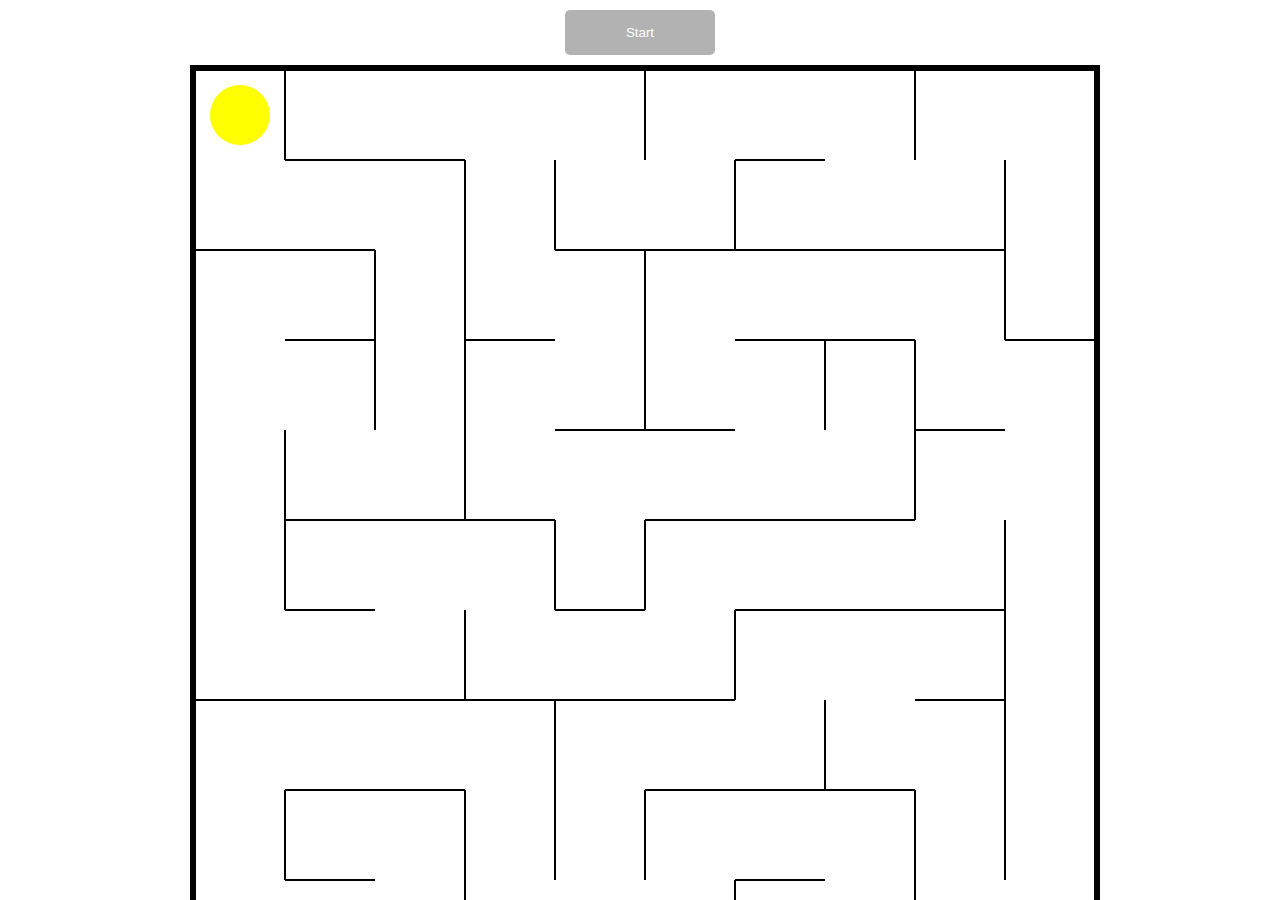
<file: index.html>
<html lang="en">

<head>
  <meta name="viewport" content="width=device-width, initial-scale=1">
  <meta charset="utf-8">
  <link rel="stylesheet" href="style.css">
</head>

<body>
  <!-- <div id="gradient"></div> -->
  <div id="page">
    <div id="Message-Container">
      <div id="message">
        <h1>Congratulations!</h1>
        <p>You are done.</p>
        <p id="moves"></p>
        <input id="okBtn" type="button" onclick="toggleVisablity('Message-Container')" value="Cool!" />
      </div>

    </div>
    <div id="menu">
      <input id="startMazeBtn" type="button" onclick="makeMaze()" value="Start" />
    </div>

    <div id="mazeContainer">
      <canvas id="mazeCanvas" height="1100" width="1100"></canvas>
    </div>
  </div>

<script src="script.js"></script>
</body>

</html>
</file>
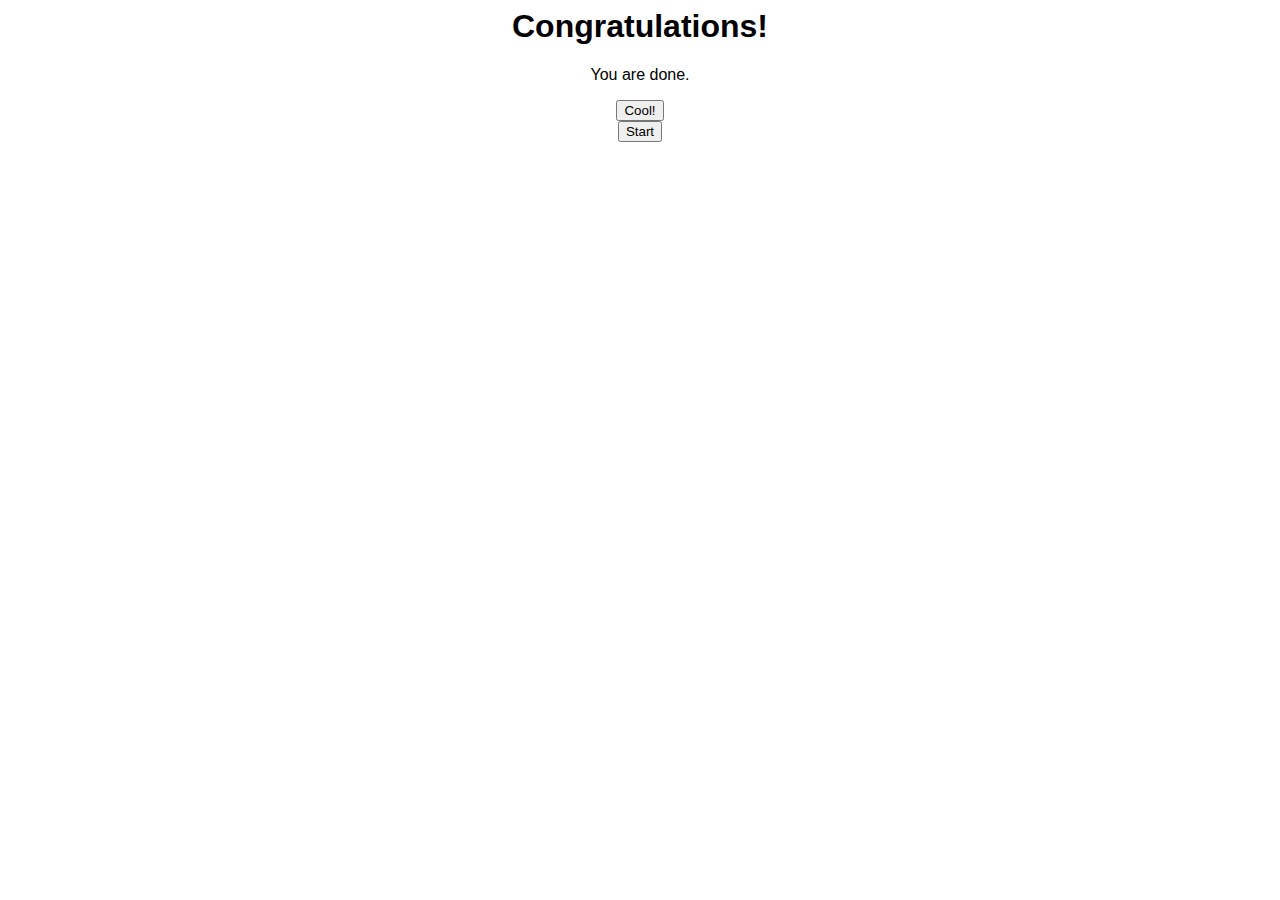
<file: game-board/index.html>
<html lang="en">

<head>
  <meta name="viewport" content="width=device-width, initial-scale=1">
  <meta charset="utf-8">
  <link rel="stylesheet" href="style.css">
</head>

<body>
  <!-- <div id="gradient"></div> -->
  <div id="page">
    <div id="Message-Container">
      <div id="message">
        <h1>Congratulations!</h1>
        <p>You are done.</p>
        <p id="moves"></p>
        <input id="okBtn" type="button" onclick="toggleVisablity('Message-Container')" value="Cool!" />
      </div>

    </div>
    <div id="menu">
      <input id="startMazeBtn" type="button" onclick="makeMaze()" value="Start" />
    </div>

    <div id="mazeContainer">
      <canvas id="mazeCanvas"></canvas>
    </div>
  </div>

<script src="script.js"></script>
</body>

</html>
</file>
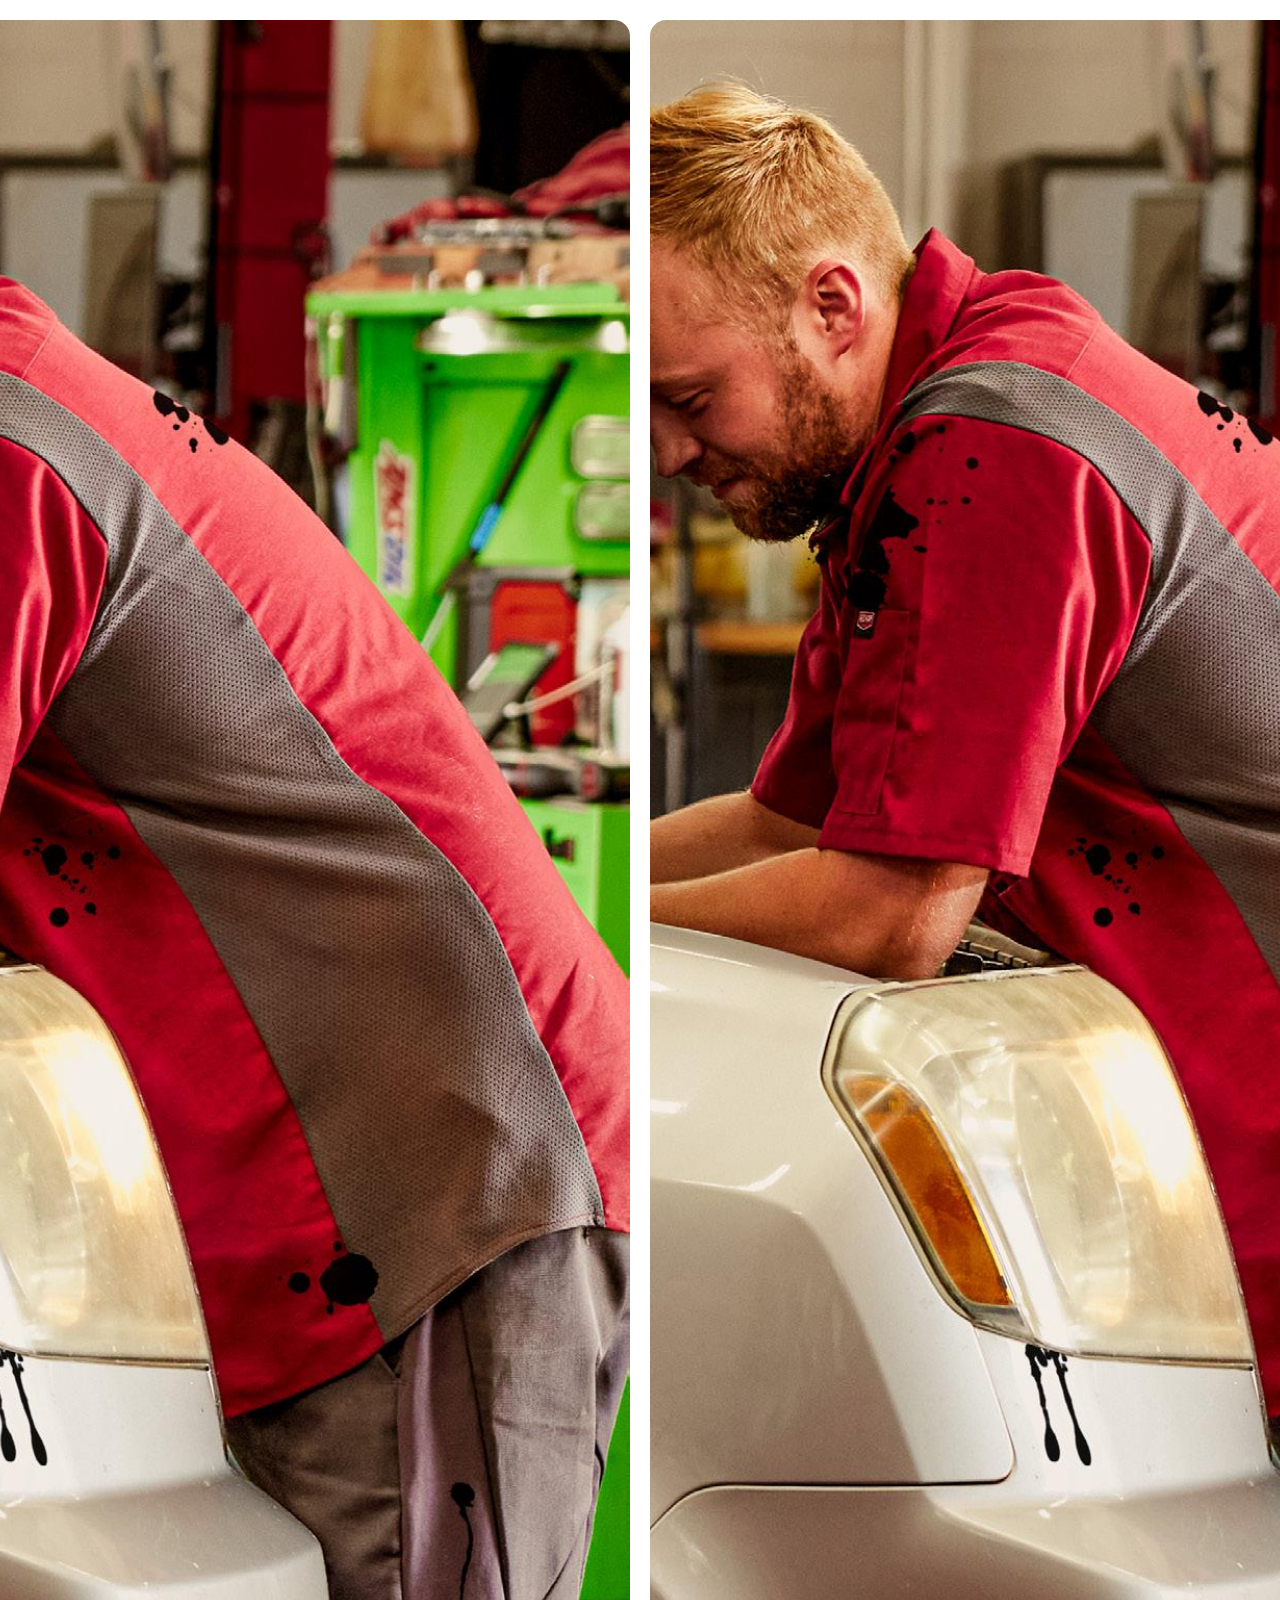
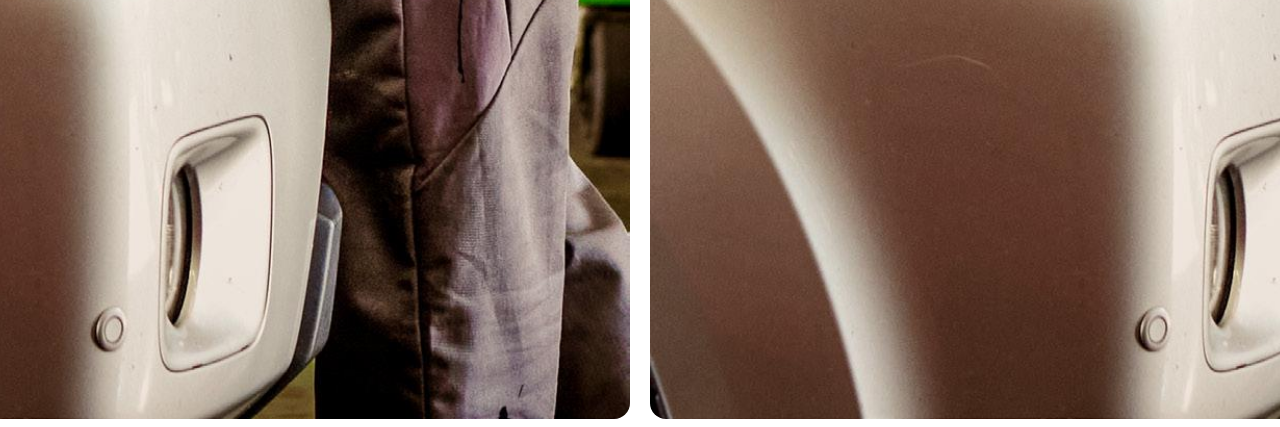
<file: game-diff/index.html>
<!DOCTYPE html>
<html lang="en">

<head>
  <meta charset="UTF-8" />
  <title>Spot the Difference</title>
  <link rel="stylesheet" href="style.css" />
</head>

<body>
  <div class="game">


    <div class="image-box">
      <img src="assets/img77.jpg" />
    </div>


    <div class="image-box" id="gameBoard">
      <img src="assets/img77.jpg" />


      <div class="spot" style="top:90px; left:150px;" data-id="1"></div>
      <div class="spot" style="top:140px; left:40px;" data-id="2"></div>
      <div class="spot" style="top:235px; left:110px;" data-id="3"></div>
      <div class="spot" style="top:384px; left:110px;" data-id="4"></div>
      <div class="spot" style="top:340px; left:190px;" data-id="5"></div>
      <div class="spot" style="top:415px; left:226px;" data-id="6"></div>

    </div>

  </div>

<div id="winPopup" class="popup">
  <img
    src="assets/19555685-B7C4-4934-A1A1-D235D411250E.gif"
    class="confetti-gif"
    alt="celebration"
  />
</div>

  <script src="script.js"></script>
</body>

</html>
</file>
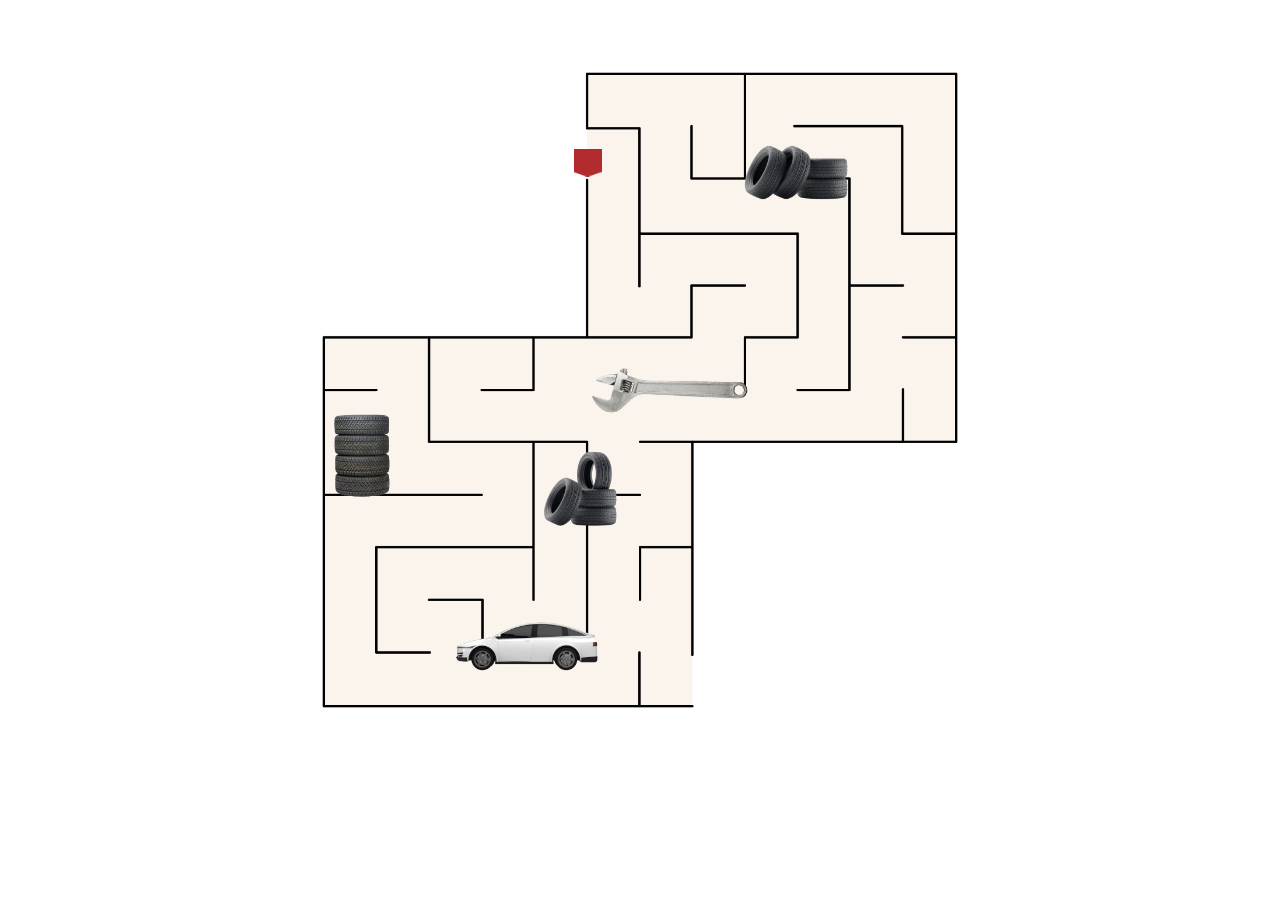
<file: game-maze-new/index.html>
<html lang="en">

<head>
  <meta name="viewport" content="width=device-width, initial-scale=1">
  <meta charset="utf-8">
  <link rel="stylesheet" href="style.css">
</head>

<body>
  <div id="page">
    <div id="mazeContainer">
      <!-- <canvas id="mazeCanvas"></canvas> -->
      <canvas id="playerCanvas"></canvas>
    </div>
  </div>

  <script src="script.js"></script>
</body>

</html>
</file>
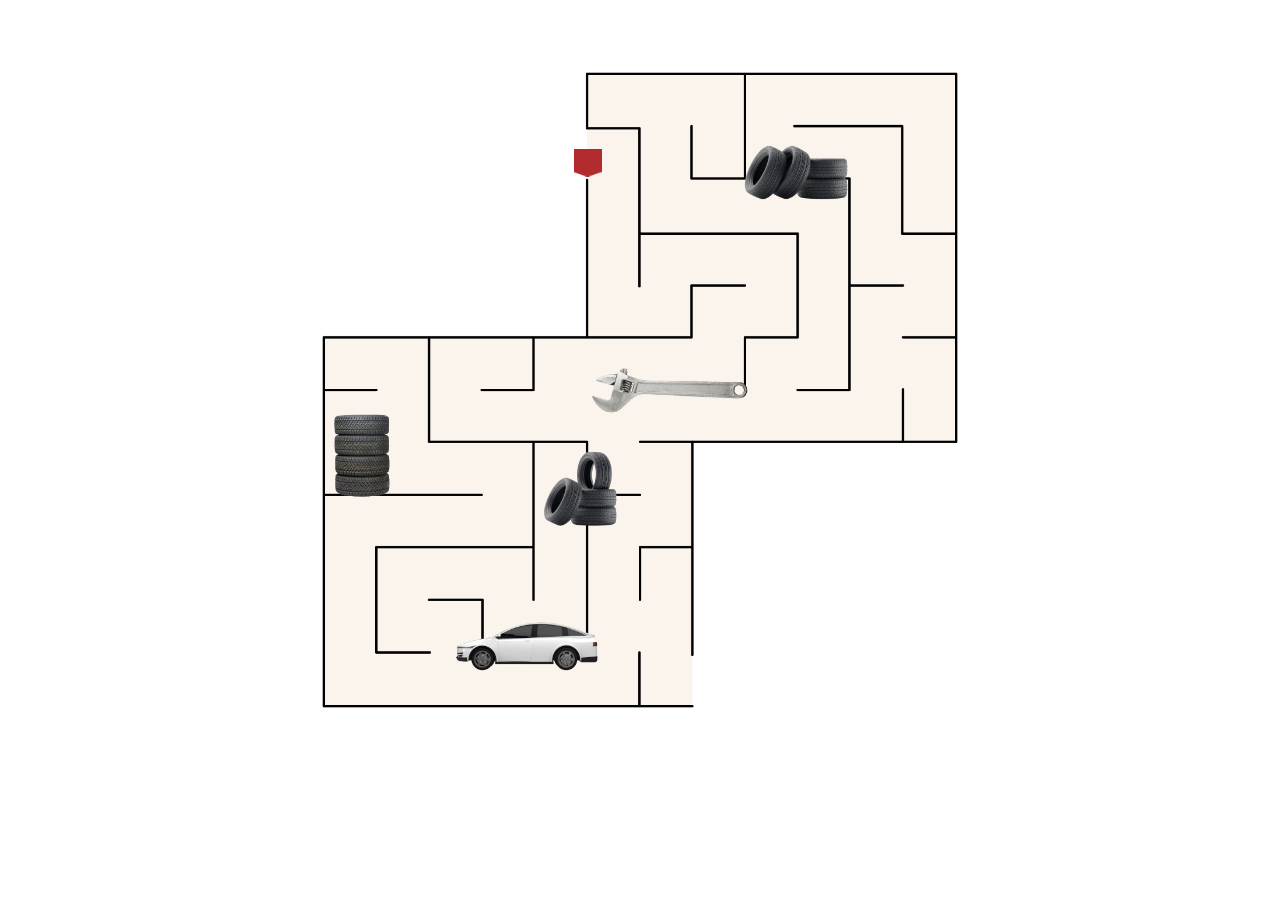
<file: game-maze/index.html>
<html lang="en">

<head>
  <meta name="viewport" content="width=device-width, initial-scale=1">
  <meta charset="utf-8">
  <link rel="stylesheet" href="style.css">
</head>

<body>
  <div id="page"> 
<div id="mazeContainer">
  <canvas id="playerCanvas"></canvas>

  <div id="winPopup">
    <img class="win-image" src="assets/67D9529F-E70B-4A7E-8D4D-24368FE79B4A.png" alt="You Win">
    <img class="confetti-gif" src="assets/19555685-B7C4-4934-A1A1-D235D411250E.gif" alt="">
  </div>
</div>
 </div>

  <script src="script.js"></script>
</body>

</html>
</file>
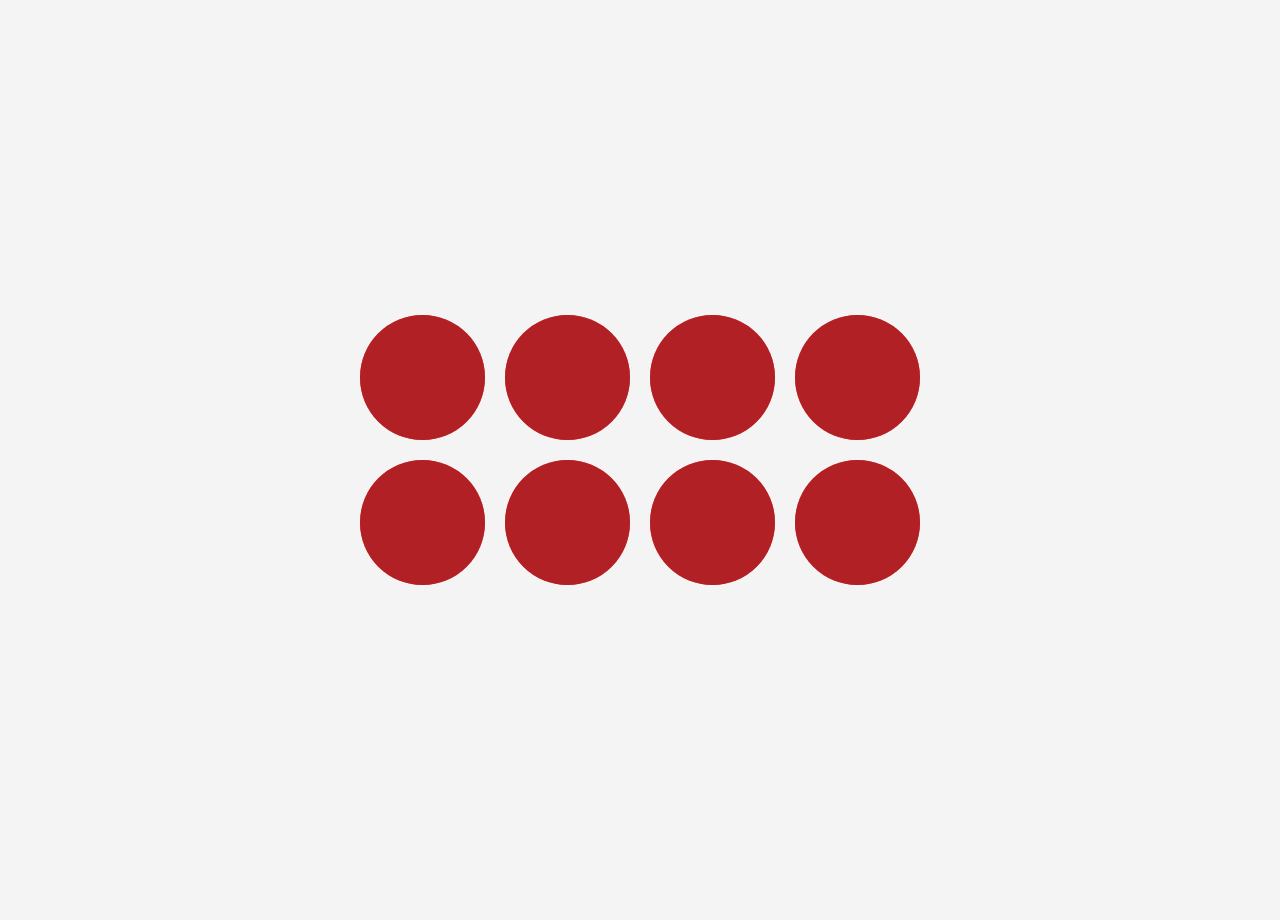
<file: game-memory/index.html>
<!DOCTYPE html>
<html lang="en">

<head>
    <meta charset="UTF-8">
    <meta name="viewport" content="width=device-width, initial-scale=1.0">
    <link rel="stylesheet" href="style.css">
    <title>Memory Card Game</title>
</head>

<body>
    <div class="container">
        <div id="dynamic-cards" class="game-container">
            <div class="container">
                <div id="dynamic-cards" class="game-container">
                    <div class="cards-container">
                        <div class="card"><img src="assets/red.png" class="outline-image"><img id="1" src=""
                                class="card-image"></div>
                        <div class="card"><img src="assets/red.png" class="outline-image"><img id="2" src=""
                                class="card-image"></div>
                        <div class="card"><img src="assets/red.png" class="outline-image"><img id="3" src=""
                                class="card-image"></div>
                        <div class="card"><img src="assets/red.png" class="outline-image"><img id="4" src=""
                                class="card-image"></div>
                        <div class="card"><img src="assets/red.png" class="outline-image"><img id="5" src=""
                                class="card-image"></div>
                        <div class="card"><img src="assets/red.png" class="outline-image"><img id="6" src=""
                                class="card-image"></div>
                        <div class="card"><img src="assets/red.png" class="outline-image"><img id="7" src=""
                                class="card-image"></div>
                        <div class="card"><img src="assets/red.png" class="outline-image"><img id="8" src=""
                                class="card-image"></div>
                    </div>
                    <button id="restart" class="restart-button">Restart Game</button>
                </div>
            </div>
        </div>
    </div>
    <script src="script.js"></script>
</body>

</html>
</file>
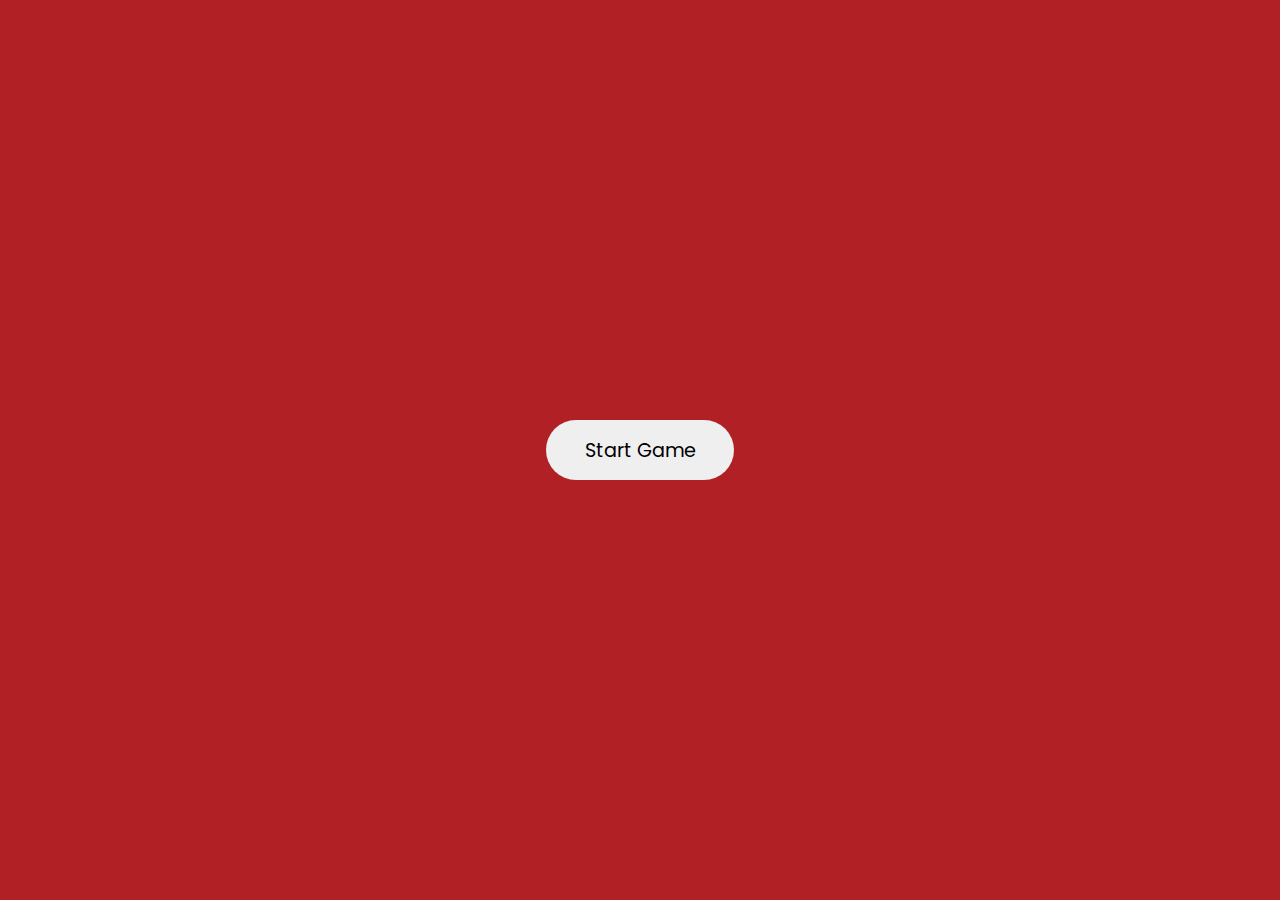
<file: game-puzzle/index.html>
<!DOCTYPE html>
<html lang="en">
  <head>
    <meta name="viewport" content="width=device-width, initial-scale=1.0" />
    <title>Sliding Puzzle Game</title>
    <!-- Google Fonts -->
    <link
      href="https://fonts.googleapis.com/css2?family=Poppins&display=swap"
      rel="stylesheet"
    />
    <!-- Stylesheet -->
    <link rel="stylesheet" href="style.css" />
  </head>
  <body>
    <div class="cover-screen">
      <p id="result"></p>
      <button id="start-button">Start Game</button>
    </div>
    <!-- <div id="moves"></div> -->
    <div class="slider-game">
      <div class="container"></div>
    </div>
    <!-- Script -->
    <script src="script.js"></script>
  </body>
</html>
</file>
<file: style.css>
html,
body {
    width: 100vw;
    height: 100vh;
    position: fixed;
    padding: 0;
    margin: 0;
    top: 0;
    bottom: 0;
    left: 0;
    right: 0;
}

#mazeContainer {
  width: 100%;
  max-width: 900px;
  margin: 0 auto;
  opacity: 1;
}
#mazeCanvas {
  display: block;
  border: 5px solid black;
}

input[type=button],
select {
  cursor: pointer;
  background-color: rgba(0,0,0,0.3);
  height: 45px;
  width: 150px;
  padding: 10px;
  border: none;
  border-radius: 5px;
  color: white;
}

#Message-Container {
  visibility: hidden;
  color: white;
  width: 100vw;
  height: 100vh;
  position: fixed;
  inset: 0;
  background-color: rgba(0,0,0,0.3);
}

#Message-Container #message {
  width: 300px;
  height: 300px;
  position: fixed;
  top: 50%;
  left: 50%;
  transform: translate(-50%, -50%);
}
#page {
  font-family: "Segoe UI", Arial, sans-serif;
  text-align: center;
  margin: auto;
}

#menu {
  margin: auto;
  padding: 10px;
  height: 65px;
  box-sizing: border-box;
}

#menu h1 {
  margin: 0 0 10px;
  font-weight: 600;
  font-size: 3.2rem;
}

.border {
    border: 1px black solid;
    border-radius: 5px;
}

/* #gradient {
    z-index: -1;
    position: fixed;
    top: 0;
    bottom: 0;
    width: 100vw;
    height: 100vh;
    color: #fff;
    background: linear-gradient(-45deg, #EE7752, #E73C7E, #23A6D5, #23D5AB);
    background-size: 400% 400%;
    animation: Gradient 15s ease infinite;
}
@keyframes Gradient {
    0% {
        background-position: 0% 50%
    }
    50% {
        background-position: 100% 50%
    }
    100% {
        background-position: 0% 50%
    }
} */
</file>
<file: game-board/style.css>
body {
  font-family: Arial, sans-serif;
  text-align: center;
}

.game {
  display: flex;
  justify-content: center;
  gap: 20px;
  margin-top: 20px;
}

.image-box {
  position: relative;
}

.image-box img {
  width: 300px;
  border-radius: 16px;
}

/* invisible clickable areas */
.spot {
  position: absolute;
  width: 40px;
  height: 40px;
  cursor: pointer;
}

.spot.found {
  background-image: url('assets/RK_Check.png'); /* your icon */
  background-size: contain;
  background-repeat: no-repeat;
  background-position: center;
}
</file>
<file: game-diff/style.css>
body {
  font-family: Arial, sans-serif;
  text-align: center;
}

.game {
  display: flex;
  justify-content: center;
  gap: 20px;
  margin-top: 20px;
}

.image-box {
  position: relative;
}

.image-box > img {
  width: 1024px;
  border-radius: 16px;
  display: block;
}
.marker {
  width: 28px;    
  height: 35px;
  position: absolute;
  top: 50%;
  left: 50%;
  transform: translate(-50%, -50%);
  pointer-events: none;
}

/* invisible clickable areas */
.spot {
  position: absolute;
  width: 40px;
  height: 40px;
  cursor: pointer;

}

/* .spot.found {
  background-image: url('assets/RK_Check.png');
  background-size: contain;
  background-repeat: no-repeat;
  background-position: center;
} */

/* popup background */
.popup {
  position: fixed;
  top: 0;
  left: 0;
  width: 100%;
  height: 100%;
  display: none;
  justify-content: center;
  align-items: center;
  pointer-events: none; /* allows click-through */
  z-index: 999;
}

.confetti-gif {
  width: 100%;
  max-width: 600px;
  opacity: 0;
  animation: confettiFade 0.6s ease forwards;
}

@keyframes confettiFade {
  from { opacity: 0; transform: scale(0.9); }
  to { opacity: 1; transform: scale(1); }
}

/* popup box */
.popup-content {
  background: white;
  padding: 30px;
  border-radius: 20px;
  text-align: center;
  animation: scaleIn 0.35s ease;
}

.popup-content img {
  width: 200px;
  margin-bottom: 10px;
}

.popup-content button {
  margin-top: 10px;
  padding: 10px 18px;
  border: none;
  background: #b12025;
  color: white;
  border-radius: 10px;
  cursor: pointer;
}

/* animation */
@keyframes scaleIn {
  from { transform: scale(0.6); opacity: 0; }
  to { transform: scale(1); opacity: 1; }
}
</file>
<file: game-maze-new/style.css>
#mazeContainer {
  position: relative;
  width: 700px;
  aspect-ratio: 1 / 1;
  margin: 40px auto;
  background-image: url("assets/RK_Winning_Maze.png");
  background-size: contain;
  background-repeat: no-repeat;
  background-position: center;
}

#playerCanvas {
  position: absolute;
  inset: 0;
}
</file>
<file: game-maze/style.css>
/* Page base */

#mazeContainer {
  position: relative;
  width: 700px;
  aspect-ratio: 1 / 1;
  margin: 40px auto;
  background-image: url("assets/RK_Winning_Maze.png");
  background-size: contain;
  background-repeat: no-repeat;
  background-position: center;
  overflow: hidden;
}

#playerCanvas {
  position: absolute;
  inset: 0;
}

canvas {
  touch-action: none;
}

#winPopup {
  position: absolute; 
  inset: 0;
  display: flex;
  justify-content: center;
  align-items: center;
  flex-direction: column;
  background: rgba(255,255,255,0.6);
  backdrop-filter: blur(3px);

  opacity: 0;
  pointer-events: none;
  transition: opacity .4s ease;
}

/* SHOW STATE */
#winPopup.show {
  opacity: 1;
  pointer-events: auto;
}

/* WIN IMAGE */
.win-image {
  width: 55%;
  max-width: 340px;
  z-index: 2;
  animation: popIn .45s ease;
}

/* CONFETTI GIF */
.confetti-gif {
  position: absolute;
  width: 140%;
  max-width: none;
  pointer-events: none;
  z-index: 1;
  opacity: .9;
}

@keyframes popIn {
  from { transform: scale(.6); opacity: 0; }
  to { transform: scale(1); opacity: 1; }
}
</file>
<file: game-memory/style.css>
body {
    margin: 0;
    padding: 0;
    box-sizing: border-box;
    background: #f4f4f4;
}

.container {
    display: flex;
    align-items: center;
    justify-content: center;
    height: 100vh;
}

.game-container {
    width: 800px;
    padding: 20px;
    display: flex;
    flex-direction: column;
    align-items: center;
    gap: 30px;
}

.cards-container {
    display: grid;
    /* 2 rows of 4 for 8 images */
    grid-template-rows: 125px 125px; 
    grid-template-columns: repeat(4, 125px);
    grid-gap: 20px;
    perspective: 1000px; /* Essential for 3D flip effect */
}

.card {
    width: 125px;
    height: 125px;
    position: relative;
    cursor: pointer;
    transform-style: preserve-3d;
    transition: transform 0.6s;
}

.outline-image, .card-image {
    position: absolute;
    top: 0;
    left: 0;
    height: 100%;
    width: 100%;
    border-radius: 50%;
    backface-visibility: hidden; /* Hides the back of the image when flipped */
}

/* The "Back" of the card (Red circle) */
.outline-image {
    background-color: #ff4d4d;
    z-index: 2;
    transform: rotateY(0deg);
    transition: transform 0.6s;
}

/* The "Front" of the card (The Icon) */
.card-image {
    background: white;
    transform: rotateY(180deg); /* Hidden by default */
    transition: transform 0.6s;
}

/* Flip Animation Classes */
.toggled .outline-image {
    transform: rotateY(180deg);
}

.toggled .card-image {
    transform: rotateY(0deg);
}

.restart-button {
    padding: 12px 30px;
    border: none;
    border-radius: 25px;
    color: #fff;
    font-weight: bold;
    cursor: pointer;
    transition: 0.3s;
    display: none;
}

.restart-button:hover {
    background-color: #087a42;
}
</file>
<file: game-puzzle/style.css>
* {
  padding: 0;
  margin: 0;
  box-sizing: border-box;
  font-family: "Poppins", sans-serif;
}
img {
  max-width: 100%;
}
.slider-game {
  width: 400px;
  /* display: flex; */
  /* justify-content: space-between; */
  margin: 0 auto;
  margin-top: 5%;
}
.container {
  display: grid;
  width: 25em;
  height: 25em;
  grid-template-columns: repeat(3, 1fr);
  grid-auto-rows: 8em;
}
/* .original-image {
  width: 25em;
  height: 25em;
} */
.image-container {
  border: 1px solid #ffffff;
}
.cover-screen {
  position: absolute;
  top: 0;
  left: 0;
  background-color: #B12024;
  width: 100%;
  height: 100%;
  display: flex;
  flex-direction: column;
  justify-content: center;
  align-items: center;
}
#start-button {
  font-size: 1.2em;
  padding: 0.8em 2em;
  border: none;
  border-radius: 3em;
  cursor: pointer;
}
#moves {
  position: relative;
  margin: 1em;
  text-align: right;
}
.hide {
  display: none;
}
@media only screen and (max-width: 768px) {
  .slider-game {
    flex-direction: column;
  }
  .container {
    width: 20em;
    height: 20em;
    grid-auto-rows: 6em;
  }
  .original-image {
    width: 20em;
    height: 20em;
  }
}
</file>
